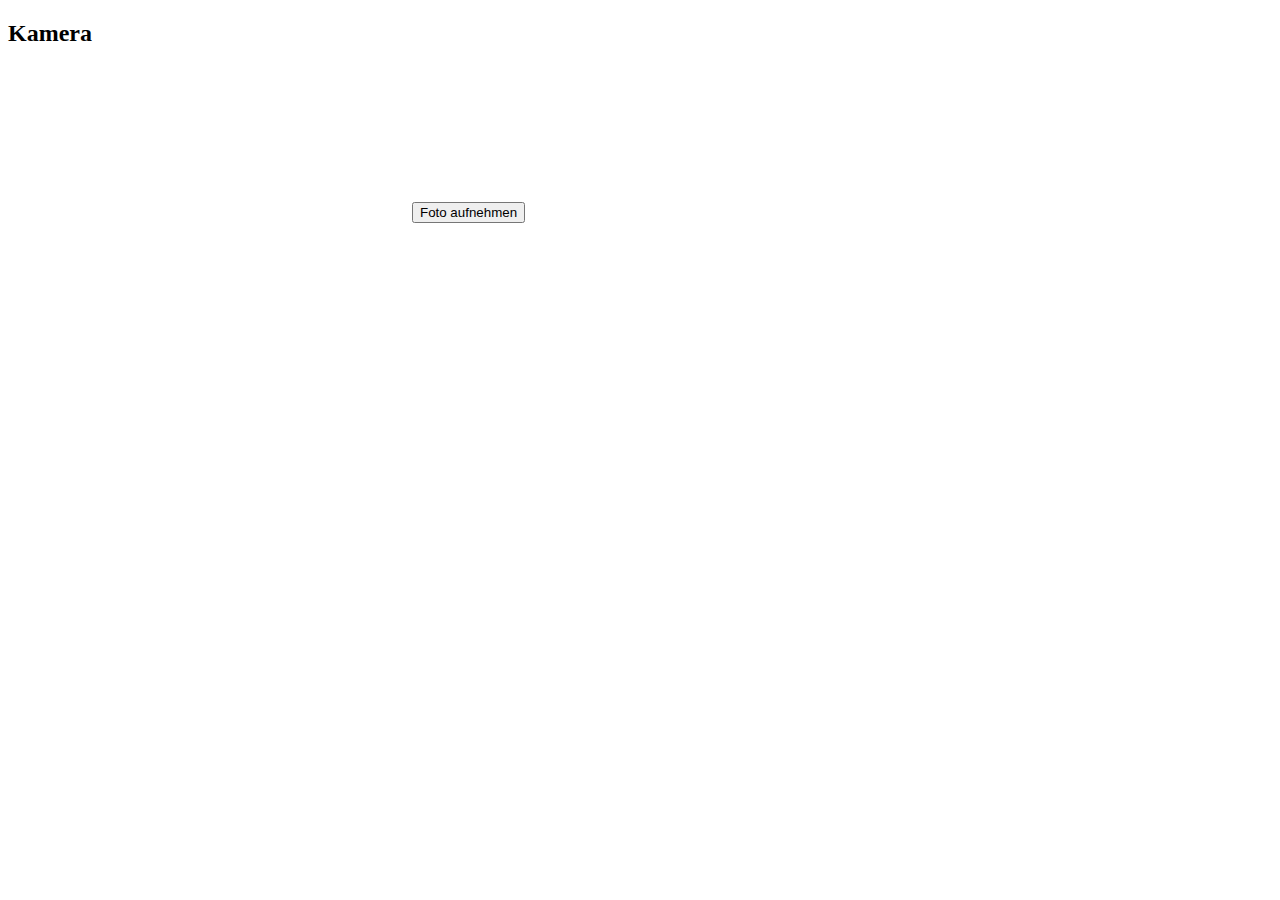
<file: Exercises/Hanna-und-Eve/index.html>
<!DOCTYPE html>
<html>
<body>
<h2>Kamera</h2>

<video id="video" autoplay playsinline width="400"></video>
<button id="captureBtn">Foto aufnehmen</button>
<canvas id="canvas" width="400" height="300" style="display:none;"></canvas>

<script>
// Kamera starten
navigator.mediaDevices.getUserMedia({ video: true })
    .then(stream => {
        document.getElementById("video").srcObject = stream;
    })
    .catch(err => console.error("Kamera Fehler:", err));

// Button-Event: nur hier wird das Bild aufgenommen und geschickt
document.getElementById("captureBtn").onclick = async function () {
    const video = document.getElementById("video");
    const canvas = document.getElementById("canvas");
    const ctx = canvas.getContext("2d");

    // Bild aufnehmen
    ctx.drawImage(video, 0, 0, canvas.width, canvas.height);
    const dataURL = canvas.toDataURL("image/png");

    // Bild an FastAPI schicken
    const response = await fetch("http://localhost:5000/website", {
        method: "POST",
        headers: { "Content-Type": "application/json" },
        body: JSON.stringify({ image: dataURL })
    });

    const result = await response.json();
    alert("Python sagt: " + result.message);
};
</script>

</body>
</html>
</file>
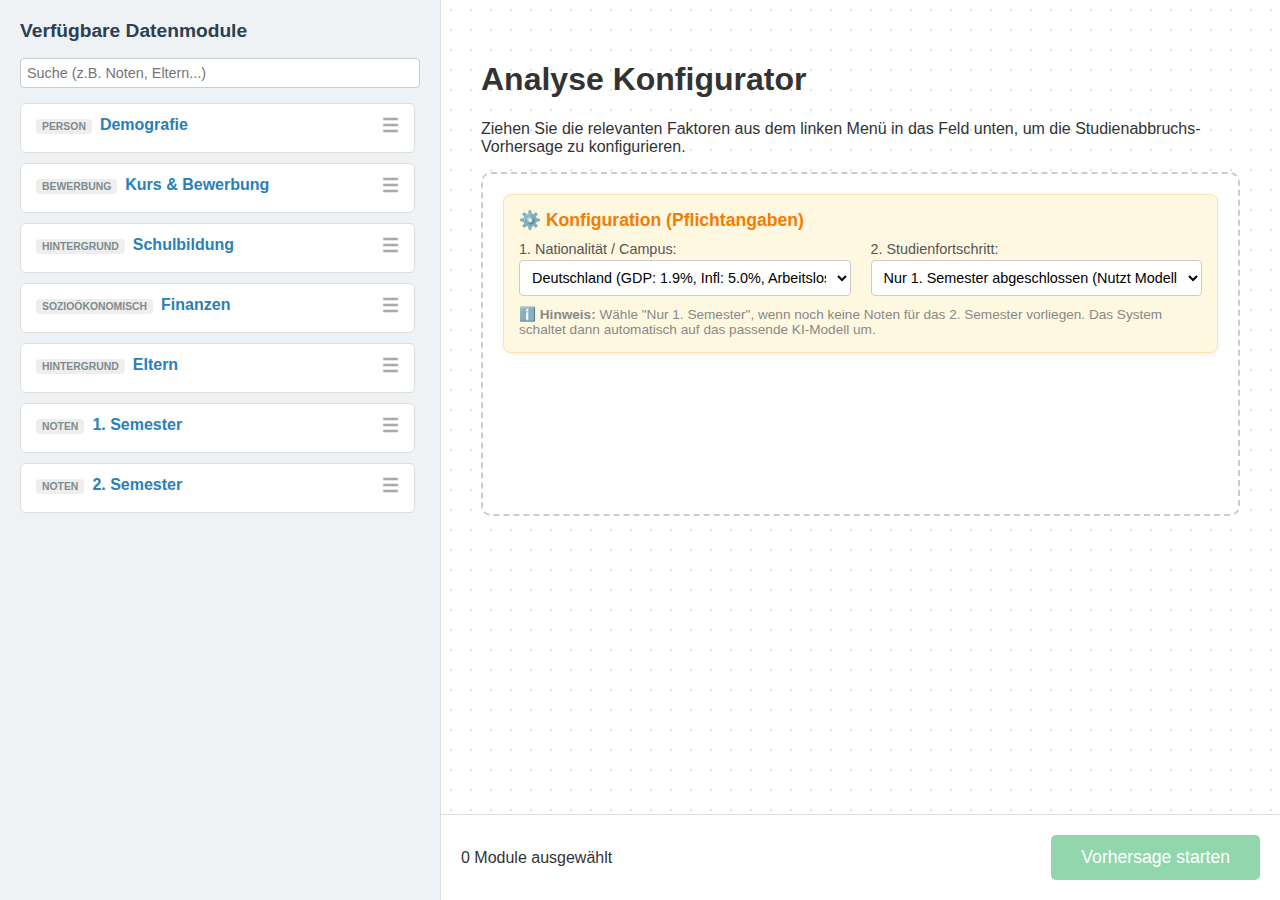
<file: Exercises/Tim_&_Clara_Project/2. Verison/templates/index.html>
<!DOCTYPE html>
<html lang="de">
  <head>
    <meta charset="UTF-8" />
    <meta name="viewport" content="width=device-width, initial-scale=1.0" />
    <title>Interaktive Vorhersage: Studienabbruch</title>
    <style>
      :root {
        --primary: #2980b9;
        --success: #27ae60;
        --bg-sidebar: #eef2f5;
        --bg-main: #ffffff;
        --border: #ddd;
      }

      body {
        font-family: "Segoe UI", Tahoma, Geneva, Verdana, sans-serif;
        margin: 0;
        height: 100vh;
        display: flex;
        overflow: hidden;
        color: #333;
      }

      /* --- LINKES MENÜ (Sidebar) --- */
      .sidebar {
        width: 400px; /* Etwas breiter für mehr Inhalt */
        background-color: var(--bg-sidebar);
        border-right: 1px solid var(--border);
        display: flex;
        flex-direction: column;
        padding: 20px;
        box-shadow: 2px 0 5px rgba(0, 0, 0, 0.05);
      }

      .sidebar h2 {
        font-size: 1.2rem;
        margin-top: 0;
        color: #2c3e50;
      }

      .features-container {
        flex: 1;
        overflow-y: auto;
        padding-right: 5px;
      }

      .search-box {
        margin-bottom: 15px;
      }
      .search-box input {
        width: 100%;
        padding: 10px;
        border: 1px solid #ccc;
        border-radius: 4px;
        box-sizing: border-box;
      }

      /* --- RECHTER BEREICH (Drop Zone) --- */
      .main-content {
        flex: 1;
        background-color: var(--bg-main);
        display: flex;
        flex-direction: column;
        position: relative;
      }
      /* --- NEU: PFLICHTFELD STYLE --- */
      .mandatory-section {
        grid-column: 1 / -1; /* Über die volle Breite im Grid */
        background-color: #fff8e1; /* Helles Gelb */
        border: 1px solid #ffe0b2; /* Dunklerer Rand */
        padding: 15px;
        border-radius: 8px;
        margin-bottom: 20px;
        box-shadow: 0 2px 5px rgba(0,0,0,0.05);
      }

      .mandatory-section h3 {
        margin-top: 0;
        color: #f57c00; /* Orange-Ton für Überschrift */
        font-size: 1.1em;
        margin-bottom: 10px;
      }

      .mandatory-row {
        display: flex;
        gap: 20px;
        align-items: flex-start;
      }

      .mandatory-col {
        flex: 1;
      }

      .drop-zone-container {
        flex: 1;
        overflow-y: auto;
        padding: 40px;
        background-image: radial-gradient(#e0e0e0 1px, transparent 1px);
        background-size: 20px 20px;
      }

      form {
        max-width: 900px;
        margin: 0 auto;
        min-height: 300px;
        border: 2px dashed #ccc;
        border-radius: 10px;
        padding: 20px;
        background: rgba(255, 255, 255, 0.9);
        transition: border-color 0.3s, background 0.3s;
        position: relative;
        display: grid;
        grid-template-columns: repeat(auto-fill, minmax(350px, 1fr));
        gap: 15px;
        align-content: start;
      }

      form.drag-over {
        border-color: var(--primary);
        background: #eaf4fb;
      }

      /* Platzhalter Text */
      .empty-message {
        grid-column: 1 / -1;
        text-align: center;
        color: #888;
        margin-top: 50px;
        pointer-events: none;
      }

      form:not(:empty) .empty-message {
        display: none;
      }

      /* --- DRAGGABLE CARDS --- */
      .feature-card {
        background: white;
        border: 1px solid var(--border);
        border-radius: 6px;
        margin-bottom: 10px;
        padding: 10px 15px;
        cursor: grab;
        transition: transform 0.2s, box-shadow 0.2s;
        display: flex;
        flex-direction: column;
        position: relative;
      }

      .feature-card:hover {
        box-shadow: 0 4px 8px rgba(0, 0, 0, 0.1);
        transform: translateY(-2px);
      }

      .feature-card:active {
        cursor: grabbing;
      }

      .card-header {
        display: flex;
        justify-content: space-between;
        align-items: center;
        font-weight: 600;
        color: var(--primary);
        margin-bottom: 5px;
      }

      .drag-icon {
        color: #aaa;
        font-size: 1.2em;
      }

      /* Inhalt verstecken, wenn in Sidebar */
      .sidebar .feature-content {
        display: none;
      }

      /* Inhalt anzeigen, wenn im Formular */
      form .feature-card {
        cursor: default;
        transform: none;
        box-shadow: 0 2px 5px rgba(0, 0, 0, 0.05);
        border-left: 5px solid var(--primary);
        margin-bottom: 0;
        height: fit-content;
      }

      form .feature-card:hover {
        transform: none;
      }

      form .feature-content {
        display: block;
        margin-top: 10px;
        padding-top: 10px;
        border-top: 1px solid #eee;
        animation: fadeIn 0.3s ease-in-out;
      }

      form .drag-icon {
        display: none;
      }

      /* Löschen Button */
      .remove-btn {
        display: none;
        color: #e74c3c;
        cursor: pointer;
        font-size: 1.2em;
        font-weight: bold;
      }

      form .remove-btn {
        display: block;
      }

      /* Inputs Styling */
      label {
        display: block;
        margin-bottom: 3px;
        margin-top: 8px;
        font-size: 0.9em;
        font-weight: 500;
        color: #555;
      }
      select,
      input[type="number"],
      input[type="text"] {
        width: 100%;
        padding: 6px;
        border: 1px solid #ccc;
        border-radius: 4px;
        box-sizing: border-box;
        font-size: 0.9em;
      }
      .radio-group {
        display: flex;
        gap: 15px;
        margin-top: 2px;
        font-size: 0.9em;
      }

      .input-row {
        display: flex;
        gap: 10px;
      }
      .input-row > div {
        flex: 1;
      }

      /* Footer Action Bar */
      .action-bar {
        padding: 20px;
        background: white;
        border-top: 1px solid #ddd;
        display: flex;
        justify-content: space-between;
        align-items: center;
      }

      button.submit-btn {
        padding: 12px 30px;
        background-color: var(--success);
        color: white;
        border: none;
        border-radius: 5px;
        font-size: 1.1em;
        cursor: pointer;
        opacity: 0.5;
        pointer-events: none;
        transition: 0.3s;
      }

      button.submit-btn.active {
        opacity: 1;
        pointer-events: auto;
      }

      @keyframes fadeIn {
        from {
          opacity: 0;
        }
        to {
          opacity: 1;
        }
      }

      .category-tag {
        font-size: 0.65em;
        text-transform: uppercase;
        color: #7f8c8d;
        background: #eee;
        padding: 2px 6px;
        border-radius: 4px;
        margin-right: 8px;
        vertical-align: middle;
      }
    </style>
  </head>
  <body>
    <aside class="sidebar">
      <h2>Verfügbare Datenmodule</h2>
      <div class="search-box">
        <input
          type="text"
          id="search"
          placeholder="Suche (z.B. Noten, Eltern...)"
          onkeyup="filterFeatures()"
        />
      </div>
        <div class="features-container" id="source-container"><div class="feature-card" draggable="true" id="card-demographics">
          <div class="card-header">
            <span><span class="category-tag">Person</span>Demografie</span>
            <span class="drag-icon">☰</span>
            <span class="remove-btn" onclick="removeFeature('card-demographics')">×</span>
          </div>
          <div class="feature-content">
            <div class="input-row">
              <div>
                <label>Alter (Immatrikulation)</label>
                <input type="number" name="age" value="18" min="16" max="80" />
              </div>
              <div>
                <label>Geschlecht</label>
                <select name="gender">
                  <option value="1">Männlich</option>
                  <option value="0">Weiblich</option>
                </select>
              </div>
            </div>

            <label>Familienstand</label>
            <select name="marital_status">
              <option value="1">Ledig (Single)</option>
              <option value="2">Verheiratet</option>
              <option value="4">Geschieden</option>
            </select>

            <div class="radio-group" style="margin-top: 10px">
              <label><input type="checkbox" name="international" value="1" /> Internationaler Student</label>
            </div>
            <div class="radio-group">
              <label><input type="checkbox" name="displaced" value="1" /> Umgezogen (Displaced)</label>
            </div>
          </div>
        </div>

        <div class="feature-card" draggable="true" id="card-application">
          <div class="card-header">
            <span
              ><span class="category-tag">Bewerbung</span>Kurs & Bewerbung</span
            >
            <span class="drag-icon">☰</span>
            <span class="remove-btn" onclick="removeFeature('card-application')"
              >×</span
            >
          </div>
          <div class="feature-content">
            <label>Studiengang</label>
            <select name="course">
              <option value="33">Biotreibstoff-Produktionstechnologien</option>
              <option value="171">Animation und Multimedia Design</option>
              <option value="8014">
                Soziale Arbeit (Abendstudium/Abendunterricht)
              </option>
              <option value="9070">Kommunikationsdesign</option>
              <option value="9085">
                Tiermedizinische Assistenz (oder Veterinärmedizinische Pflege)
              </option>
              <option value="9119">Informatik-Ingenieurwesen</option>
              <option value="9130">
                Pferdewirtschaft (oder Pferdezucht/Pferdehaltung)
              </option>
              <option value="9147">Management</option>
              <option value="9238">Sozialdienst</option>
              <option value="9254">Tourismus</option>
              <option value="9500">Pflege (oder Pflegewissenschaft)</option>
              <option value="9556">Mundhygiene (oder Dentalhygiene)</option>
              <option value="9670">Werbung & Marketing</option>
              <option value="9773">Journalismus</option>
              <option value="9853">Grundschullehramt</option>
              <option value="9991">
                Management (Abendstudium/Abendunterricht)
              </option>
            </select>

            <label>Bewerbungsmodus</label>
            <select name="application_mode">
              <option value="1">1. Phase - Allgemeines Kontingent</option>
              <option value="2">Verordnung Nr. 612/93</option>
              <option value="5">1. Phase - Sonderkontingent (Azoren)</option>
              <option value="7">Inhaber anderer Hochschulabschlüsse</option>
              <option value="10">Verordnung Nr. 854-B/99</option>
              <option value="15">Internationaler Student (Bachelor)</option>
              <option value="16">1. Phase - Sonderkontingent (Madeira)</option>
              <option value="17">2. Phase - Allgemeines Kontingent</option>
              <option value="18">3. Phase - Allgemeines Kontingent</option>
              <option value="26">
                Verordnung Nr. 533-A/99, Punkt b2 (Anderer Plan)
              </option>
              <option value="27">
                Verordnung Nr. 533-A/99, Punkt b3 (Andere Institution)
              </option>
              <option value="39">Über 23 Jahre alt</option>
              <option value="42">Transfer</option>
              <option value="43">Studiengangswechsel</option>
              <option value="44">
                Inhaber eines technologischen Spezialisierungsdiploms
              </option>
              <option value="51">
                Wechsel der Institution/des Studiengangs
              </option>
              <option value="53">Inhaber eines Kurzzeit-Diploms</option>
              <option value="57">
                Wechsel der Institution/des Studiengangs (International)
              </option>
            </select>

            <div class="input-row">
              <div>
                <label>Welche Wahl war deine Uni? (0 = erst Wahl - 9 besser als nichts)</label>
                <input
                  type="number"
                  name="application_order"
                  min="0"
                  max="9"
                  value="1"
                />
              </div>
              <div>
                <label>Zeitmodell d. Uni</label>
                <select name="daytime_evening">
                  <option value="1">Tag (Normal)</option>
                  <option value="0">Abendschule</option>
                </select>
              </div>
            </div>
          </div>
        </div>

        <div class="feature-card" draggable="true" id="card-background">
          <div class="card-header">
            <span
              ><span class="category-tag">Hintergrund</span>Schulbildung</span
            >
            <span class="drag-icon">☰</span>
            <span class="remove-btn" onclick="removeFeature('card-background')"
              >×</span
            >
          </div>
          <div class="feature-content">
            <label>Vorherige Qualifikation</label>
            <select name="previous_qualification">
              <option value="1">Sekundarstufe</option>
              <option value="2">Hochschulbildung - Bachelor</option>
              <option value="3">Hochschulbildung - Abschluss (Degree)</option>
              <option value="4">Hochschulbildung - Master</option>
              <option value="5">Hochschulbildung - Doktorat</option>
              <option value="6">Besuch einer Hochschule</option>
              <option value="9">12. Schuljahr - nicht abgeschlossen</option>
              <option value="10">11. Schuljahr - nicht abgeschlossen</option>
              <option value="12">Sonstige - 11. Schuljahr</option>
              <option value="14">10. Schuljahr</option>
              <option value="15">10. Schuljahr - nicht abgeschlossen</option>
              <option value="19">
                Basisbildung 3. Zyklus (9./10./11. Jahr) oder Äquiv.
              </option>
              <option value="38">
                Basisbildung 2. Zyklus (6./7./8. Jahr) oder Äquiv.
              </option>
              <option value="39">Technologischer Spezialisierungskurs</option>
              <option value="40">
                Hochschulbildung - Abschluss (1. Zyklus)
              </option>
              <option value="42">
                Berufsbildender höherer technischer Kurs
              </option>
              <option value="43">Hochschulbildung - Master (2. Zyklus)</option>
            </select>

            <div class="input-row">
              <div>
                <label>Note Vorqualifikation (1.0-6.0)</label>
                <input
                  type="number"
                  name="previous_qualification_grade"
                  value="2.5"
                  min="1.0"
                  max="6.0"
                  step="0.1"
                />
              </div>
              <div>
                <label>Zulassungsnote (1.0-6.0)</label>
                <input type="number" name="admission_grade" value="2.5" min="1.0" max="6.0" step="0.1" />
              </div>
            </div>
          </div>
        </div>

        <div class="feature-card" draggable="true" id="card-financial">
          <div class="card-header">
            <span
              ><span class="category-tag">Sozioökonomisch</span>Finanzen</span
            >
            <span class="drag-icon">☰</span>
            <span class="remove-btn" onclick="removeFeature('card-financial')"
              >×</span
            >
          </div>
          <div class="feature-content">
            <div class="radio-group" style="margin-bottom: 8px">
              <label style="margin: 0">Stipendiat?</label>
              <input type="radio" name="scholarship" value="1" /> Ja
              <input type="radio" name="scholarship" value="0" checked /> Nein
            </div>
            <div class="radio-group" style="margin-bottom: 8px">
              <label style="margin: 0">Studiengebühren bezahlt?</label>
              <input type="radio" name="tuition_fees" value="1" checked /> Ja
              <input type="radio" name="tuition_fees" value="0" /> Nein
            </div>
            <div class="radio-group">
              <label style="margin: 0">Schulden beim Institut?</label>
              <input type="radio" name="debtor" value="1" /> Ja
              <input type="radio" name="debtor" value="0" checked /> Nein
            </div>
          </div>
        </div>

        <div class="feature-card" draggable="true" id="card-parents">
          <div class="card-header">
            <span><span class="category-tag">Hintergrund</span>Eltern</span>
            <span class="drag-icon">☰</span>
            <span class="remove-btn" onclick="removeFeature('card-parents')"
              >×</span
            >
          </div>
          <div class="feature-content">
            <label><strong>Mutter</strong></label>
            <div class="input-row">
              <div>
                <label>Ausbildung</label>
                <select name="mother_qualification">
                  <option value="1">
                    Sekundarstufe - 12. Jahr oder Äquivalent
                  </option>
                  <option value="1">Abitur/Matura</option>
                  <option value="2">Hochschule - Bachelor</option>
                  <option value="3">Hochschule - Abschluss</option>
                  <option value="4">Hochschule - Master</option>
                  <option value="5">Hochschule - Doktorat</option>
                  <option value="6">Hochschulbesuchshäufigkeit</option>
                  <option value="9">12.Schuljahr nicht abgeschlossen</option>
                  <option value="10">11.Schuljahr nicht abgeschlossen</option>
                  <option value="11">7.Schuljahr</option>
                  <option value="12">Sonstiges - 11.Schuljahr</option>
                  <option value="14">Realschulabschluss</option>
                  <option value="18">Allgemeinre Handelskurs</option>
                  <option value="22">Technisch-beruflicher Kurs</option>
                  <option value="26">7.Schuljahr</option>
                  <option value="27">
                    2. Zyklus des allgemeinen Gymnasiualkurses
                  </option>
                  <option value="29">9.Schuljahr - nicht abgeschlossen</option>
                  <option value="30">8.Schuljahr</option>
                  <option value="37">
                    Basisbildung 1. Zyklus (4./5. Jahr)
                  </option>
                  <option value="38">
                    Basisbildung 2. Zyklus (6./7./8. Jahr)
                  </option>
                  <option value="19">
                    Basisbildung 3. Zyklus (9.-11. Jahr)
                  </option>
                  <option value="39">
                    Kurs zur technologischen Spezialisierung
                  </option>
                  <option value="40">
                    Hochschulbildung - Bachelor (1.Zyklus)
                  </option>
                  <option value="43">
                    Hochschulbildung - Master (2.Zyklus)
                  </option>
                  <option value="44">
                    Hochschulbildung - Doktorant (3.Zyklus)
                  </option>
                  <option value="41">Spezialisierter Hochschulkurs</option>
                  <option value="42">
                    Beruflicher höherer technischer Kurs
                  </option>
                  <option value="35">Kann weder lesen noch schreiben</option>
                  <option value="34">Unbekannt</option>
                </select>
              </div>
              <div>
                <label>Beruf</label>
                <select name="mother_occupation">
                  <option value="0">Studierende</option>
                  <option value="1">
                    Vertreter der Legislative und Exekutive, Direktoren,
                    Geschäftsführer und leitende Manager
                  </option>
                  <option value="2">
                    Spezialisten für intellektuelle und wissenschaftliche
                    Tätigkeiten
                  </option>
                  <option value="3">
                    Fachkräfte und Berufe auf mittlerer Ebene (Intermediate
                    Level Technicians)
                  </option>
                  <option value="4">
                    Verwaltungsangestellte (Administrative staff)
                  </option>
                  <option value="5">
                    Dienstleistungspersonal, Sicherheitskräfte und Verkäufer
                  </option>
                  <option value="6">
                    Landwirte und Facharbeiter in Landwirtschaft, Fischerei und
                    Forstwirtschaft
                  </option>
                  <option value="7">
                    Facharbeiter in Industrie, Bauwesen und Handwerk
                  </option>
                  <option value="8">
                    Anlagen- und Maschinenbediener sowie Montagearbeiter
                  </option>
                  <option value="9">Ungelernte Arbeitskräfte</option>
                  <option value="10">
                    Berufe bei den Streitkräften (Armed Forces Professions)
                  </option>
                  <option value="90">Sonstige Situation</option>
                  <option value="122">Gesunheitsfachkräfte</option>
                  <option value="123">Lehrer/Pädagogen</option>
                  <option value="125">
                    Spezialisten für Informations- und
                    Kommunikationstechnologien (IKT)
                  </option>
                  <option value="131">
                    Techniker und Berufe auf mittlerer Ebene in Wissenschaft und
                    Ingenieurwesen
                  </option>
                  <option value="132">
                    Techniker und Berufe auf mittlerer Ebene im Gesundheitswesen
                  </option>
                  <option value="134">
                    Techniker auf mittlerer Ebene in Rechts-, Sozial-, Sport-,
                    Kultur- und ähnlichen Dienstleistungen
                  </option>
                  <option value="141">
                    Büroangestellte, Sekretäre und Datenerfassungsoperatoren
                  </option>
                  <option value="143">
                    Bediener in der Datenverarbeitung, Buchhaltung, Statistik,
                    Finanzdienstleistungen und Registratur
                  </option>
                  <option value="144">
                    Sonstiges administratives Unterstützungspersonal
                  </option>
                  <option value="151">Dienstleistungspersonal</option>
                  <option value="152">Verkäufer</option>
                  <option value="153">
                    Pflegekräfte und ähnliche Berufe in der Körperpflege
                  </option>
                  <option value="171">
                    Qualifizierte Bauarbeiter und dergleichen, außer Elektrikern
                  </option>
                  <option value="173">
                    Qualifizierte Arbeiter in Druckereien,
                    Präzisionsinstrumentenbau, Juweliere, Handwerker und
                    dergleichen
                  </option>
                  <option value="175">
                    Arbeiter in der Lebensmittelverarbeitung, Holzverarbeitung,
                    Bekleidungs- und anderen Industrien und im Handwerk
                  </option>
                  <option value="191">Reinigungskräfte</option>
                  <option value="192">
                    Ungelernte Arbeitskräfte in Landwirtschaft, Tierproduktion,
                    Fischerei und Forstwirtschaft
                  </option>
                  <option value="193">
                    Ungelernte Arbeitskräfte in der Gewinnungsindustrie, im
                    Bauwesen, im verarbeitenden Gewerbe und im Transportwesen
                  </option>
                  <option value="194">
                    Assistenten bei der Essenszubereitung (Küchenhilfen)
                  </option>
                  <option value="99">Keine Angabe</option>
                </select>
              </div>
            </div>

            <label style="margin-top: 10px"><strong>Vater</strong></label>
            <div class="input-row">
              <div>
                <label>Ausbildung</label>
                <select name="father_qualification">
                  <option value="1">
                    Sekundarbildung – 12. Schuljahr oder Äquivalent
                  </option>
                  <option value="2">Höhere Bildung – Bachelor-Abschluss</option>
                  <option value="3">
                    Höhere Bildung – Diplom/Akademischer Grad (Lizenziat)
                  </option>
                  <option value="4">Höhere Bildung – Master</option>
                  <option value="5">Höhere Bildung – Doktorat/Promotion</option>
                  <option value="6">
                    Häufigkeit der Hochschulbildung (Besuchshäufigkeit)
                  </option>
                  <option value="9">12. Schuljahr – Nicht abgeschlossen</option>
                  <option value="10">
                    11. Schuljahr – Nicht abgeschlossen
                  </option>
                  <option value="11">7. Schuljahr (Altes System)</option>
                  <option value="12">Sonstiges – 11. Schuljahr</option>
                  <option value="13">
                    2. Jahr des ergänzenden Gymnasialkurses
                  </option>
                  <option value="14">10. Schuljahr</option>
                  <option value="18">Allgemeiner Handelskurs</option>
                  <option value="19">
                    Grundbildung 3. Zyklus (9./10./11. Jahr) oder Äquivalent
                  </option>
                  <option value="20">Ergänzender Gymnasialkurs</option>
                  <option value="22">Technisch-beruflicher Kurs</option>
                  <option value="25">
                    Ergänzender Gymnasialkurs – Nicht abgeschlossen
                  </option>
                  <option value="26">7. Schuljahr</option>
                  <option value="27">
                    2. Zyklus des allgemeinen Gymnasialkurses
                  </option>
                  <option value="29">9. Schuljahr – Nicht abgeschlossen</option>
                  <option value="30">8. Schuljahr</option>
                  <option value="31">
                    Allgemeiner Kurs für Verwaltung und Handel
                  </option>
                  <option value="33">
                    Ergänzende Buchhaltung und Verwaltung
                  </option>
                  <option value="34">Unbekannt</option>
                  <option value="35">
                    Kann nicht lesen oder schreiben (Analphabet)
                  </option>
                  <option value="36">
                    Kann lesen, ohne das 4. Schuljahr abgeschlossen zu haben
                  </option>
                  <option value="37">
                    Grundbildung 1. Zyklus (4./5. Jahr) oder Äquivalent
                  </option>
                  <option value="38">
                    Grundbildung 2. Zyklus (6./7./8. Jahr) oder Äquivalent
                  </option>
                  <option value="39">
                    Kurs zur technologischen Spezialisierung
                  </option>
                  <option value="40">
                    Höhere Bildung – Akademischer Grad (1. Zyklus, z.B.
                    Bachelor)
                  </option>
                  <option value="41">Spezialisierter Hochschulkurs</option>
                  <option value="42">
                    Beruflicher höherer technischer Kurs
                  </option>
                  <option value="43">
                    Höhere Bildung – Master (2. Zyklus)
                  </option>
                  <option value="44">
                    Höhere Bildung – Doktorat/Promotion (3. Zyklus)
                  </option>
                </select>
              </div>
              <div>
                <label>Beruf</label>
                <select name="father_occupation">
                  <option value="" disabled selected>
                    Bitte Beruf des Vaters wählen
                  </option>
                  <option value="0">Studierende</option>
                  <option value="1">
                    Vertreter der Legislative und Exekutive, Direktoren,
                    Geschäftsführer und leitende Manager
                  </option>
                  <option value="2">
                    Spezialisten für intellektuelle und wissenschaftliche
                    Tätigkeiten
                  </option>
                  <option value="3">
                    Fachkräfte und Berufe auf mittlerer Ebene
                  </option>
                  <option value="4">Verwaltungsangestellte</option>
                  <option value="5">
                    Dienstleistungspersonal, Sicherheitskräfte und Verkäufer
                  </option>
                  <option value="6">
                    Landwirte und Facharbeiter in Landwirtschaft, Fischerei und
                    Forstwirtschaft
                  </option>
                  <option value="7">
                    Facharbeiter in Industrie, Bauwesen und Handwerk
                  </option>
                  <option value="8">
                    Anlagen- und Maschinenbediener sowie Montagearbeiter
                  </option>
                  <option value="9">Ungelernte Arbeitskräfte</option>
                  <option value="10">Berufe bei den Streitkräften</option>
                  <option value="90">Sonstige Situation</option>
                  <option value="99">(Leer/Nicht angegeben)</option>
                  <option value="101">Offiziere der Streitkräfte</option>
                  <option value="102">Unteroffiziere der Streitkräfte</option>
                  <option value="103">
                    Sonstiges Personal der Streitkräfte
                  </option>
                  <option value="112">
                    Direktoren von Verwaltungs- und kaufmännischen
                    Dienstleistungen
                  </option>
                  <option value="114">
                    Direktoren in Hotel, Gastronomie, Handel und sonstigen
                    Dienstleistungen
                  </option>
                  <option value="121">
                    Spezialisten in Naturwissenschaften, Mathematik,
                    Ingenieurwesen und verwandten Bereichen
                  </option>
                  <option value="122">Gesundheitsfachkräfte</option>
                  <option value="123">Lehrer/Pädagogen</option>
                  <option value="124">
                    Spezialisten für Finanzen, Rechnungswesen,
                    Verwaltungsorganisation, Öffentlichkeitsarbeit und
                    Geschäftsbeziehungen
                  </option>
                  <option value="131">
                    Techniker und Berufe auf mittlerer Ebene in Wissenschaft und
                    Ingenieurwesen
                  </option>
                  <option value="132">
                    Techniker und Berufe auf mittlerer Ebene im Gesundheitswesen
                  </option>
                  <option value="134">
                    Techniker auf mittlerer Ebene in Rechts-, Sozial-, Sport-,
                    Kultur- und ähnlichen Dienstleistungen
                  </option>
                  <option value="135">
                    Informations- und Kommunikationstechnologie-Techniker
                  </option>
                  <option value="141">
                    Büroangestellte, Sekretäre und Datenerfassungsoperatoren
                  </option>
                  <option value="143">
                    Bediener in der Datenverarbeitung, Buchhaltung, Statistik,
                    Finanzdienstleistungen und Registratur
                  </option>
                  <option value="144">
                    Sonstiges administratives Unterstützungspersonal
                  </option>
                  <option value="151">Dienstleistungspersonal</option>
                  <option value="152">Verkäufer</option>
                  <option value="153">
                    Pflegekräfte und ähnliche Berufe in der Körperpflege
                  </option>
                  <option value="154">
                    Personal für Schutz- und Sicherheitsdienste
                  </option>
                  <option value="161">
                    Marktorientierte Landwirte und qualifizierte Arbeitskräfte
                    in der Agrar- und Tierproduktion
                  </option>
                  <option value="163">
                    Landwirte, Viehzüchter, Fischer, Jäger und Sammler zur
                    Subsistenzwirtschaft (Selbstversorgung)
                  </option>
                  <option value="171">
                    Qualifizierte Bauarbeiter und dergleichen, außer Elektrikern
                  </option>
                  <option value="172">
                    Qualifizierte Arbeiter in Metallurgie, Metallverarbeitung
                    und ähnlichem
                  </option>
                  <option value="174">
                    Qualifizierte Arbeiter in Elektrizität und Elektronik
                  </option>
                  <option value="175">
                    Arbeiter in Lebensmittelverarbeitung, Holzverarbeitung,
                    Bekleidung und anderen Industrien/im Handwerk
                  </option>
                  <option value="181">
                    Bediener von stationären Anlagen und Maschinen
                  </option>
                  <option value="182">Montagearbeiter</option>
                  <option value="183">
                    Fahrer von Fahrzeugen und mobilen Geräten
                  </option>
                  <option value="192">
                    Ungelernte Arbeitskräfte in Landwirtschaft, Tierproduktion,
                    Fischerei und Forstwirtschaft
                  </option>
                  <option value="193">
                    Ungelernte Arbeitskräfte in der Gewinnungsindustrie, im
                    Bauwesen, im verarbeitenden Gewerbe und im Transportwesen
                  </option>
                  <option value="194">
                    Assistenten bei der Essenszubereitung (Küchenhilfen)
                  </option>
                  <option value="195">
                    Straßenverkäufer (außer Lebensmittel) und Anbieter von
                    Straßendienstleistungen
                  </option>
                </select>
              </div>
            </div>
          </div>
        </div>

        <div class="feature-card" draggable="true" id="card-sem1">
          <div class="card-header">
            <span><span class="category-tag">Noten</span>1. Semester</span>
            <span class="drag-icon">☰</span>
            <span class="remove-btn" onclick="removeFeature('card-sem1')"
              >×</span
            >
          </div>
          <div class="feature-content">
            <div class="input-row">
              <div>
                <label>Anzahl der Kurse</label>
                <input type="number" name="cur_1_enrolled" value="6" />
              </div>
              <div>
                <label>Anzahl der Bewerteten Module</label>
                <input type="number" name="cur_1_evaluations" value="6" />
              </div>
            </div>
            <div class="input-row">
              <div>
                <label>Anzahl bestandene Kurse</label>
                <input type="number" name="cur_1_approved" value="5" />
              </div>
              <div>
                <label>Tatsächline Note (Ø)</label>
                <input
                  type="number"
                  name="cur_1_grade"
                  value="2.5"
                  step="0.1"
                  max="6"
                />
              </div>
            </div>
            <div class="input-row">
              <div>
                <label>Anzahl anerkannten Kurse</label>
                <input type="number" name="cur_1_credited" value="5" />
              </div>
              <div>
                <label>Anzahl der nicht Bewerteten Module</label>
                <input type="number" name="cur_1_without_eval" value="0" />
              </div>
            </div>
          </div>
        </div>

        <div class="feature-card" draggable="true" id="card-sem2">
          <div class="card-header">
            <span><span class="category-tag">Noten</span>2. Semester</span>
            <span class="drag-icon">☰</span>
            <span class="remove-btn" onclick="removeFeature('card-sem2')"
              >×</span
            >
          </div>
          <div class="feature-content">
            <div class="input-row">
              <div>
                <label>Anzahl der Kurse</label>
                <input type="number" name="cur_2_enrolled" value="6" />
              </div>
              <div>
                <label>Anzahl der gewerteten Kurse</label>
                <input type="number" name="cur_2_evaluations" value="6" />
              </div>
            </div>
            <div class="input-row">
              <div>
                <label>Anzahl bestandene Kurse</label>
                <input type="number" name="cur_2_approved" value="5" />
              </div>
              <div>
                <label>Endnote (Ø)</label>
                <input
                  type="number"
                  name="cur_2_grade"
                  value="2.5"
                  step="0.1"
                  max="6"
                />
              </div>
            </div>
            <div class="input-row">
              <div>
                <label>Anzahl anerkannten Kurse</label>
                <input type="number" name="cur_2_credited" value="0" />
              </div>
              <div>
                <label>Anzahl nicht anerkannten Kurse</label>
                <input type="number" name="cur_2_without_eval" value="0" />
              </div>
            </div>
          </div>
        </div>
      </div>
    </aside>

    <main class="main-content">
      <div class="drop-zone-container">
        <h1>Analyse Konfigurator</h1>
        <p>
          Ziehen Sie die relevanten Faktoren aus dem linken Menü in das Feld
          unten, um die Studienabbruchs-Vorhersage zu konfigurieren.
        </p>

        <form id="prediction-form" action="/predict" method="POST" ondrop="drop(event)" ondragover="allowDrop(event)">
            
            <div class="mandatory-section">
                <h3>⚙️ Konfiguration (Pflichtangaben)</h3>
                
                <div class="mandatory-row">
                    <div class="mandatory-col">
                        <label style="margin-top:0">1. Nationalität / Campus:</label>
                        <select name="user_nationality" style="width: 100%; padding: 8px; background: white;">
                            <option value="DE">Deutschland (GDP: 1.9%, Infl: 5.0%, Arbeitslosenquote: 6,4%)</option>
                            <option value="USA">USA (GDP: 2.5%, Infl: 3.5%, Arbeitslosenquote: 4,2%)</option>
                            <option value="PT">Portugal (Standard)</option>
                        </select>
                    </div>

                    <div class="mandatory-col">
                        <label style="margin-top:0">2. Studienfortschritt:</label>
                        <select name="semester_progress" style="width: 100%; padding: 8px; background: white;">
                            <option value="1">Nur 1. Semester abgeschlossen (Nutzt Modell V2)</option>
                            <option value="2">1. und 2. Semester abgeschlossen (Nutzt Modell V1)</option>
                        </select>
                    </div>
                </div>
                <p style="font-size: 0.85em; color: #888; margin-bottom: 0; margin-top: 10px;">
                    ℹ️ <strong>Hinweis:</strong> Wähle "Nur 1. Semester", wenn noch keine Noten für das 2. Semester vorliegen. Das System schaltet dann automatisch auf das passende KI-Modell um.
                </p>
            </div>
            <div class="empty-message">
                Hier Datenmodule ablegen<br />
                <span style="font-size: 2em; opacity: 0.5">+</span>
            </div>

        </form>
      </div>

      <div class="action-bar">
        <span id="status-text">0 Module ausgewählt</span>
        <button
          type="submit"
          form="prediction-form"
          class="submit-btn"
          id="submit-btn"
        >
          Vorhersage starten
        </button>
      </div>
    </main>

    <script>
      const draggables = document.querySelectorAll(".feature-card");
      const containers = document.querySelectorAll(".features-container");
      const form = document.getElementById("prediction-form");
      const sourceContainer = document.getElementById("source-container");
      const submitBtn = document.getElementById("submit-btn");
      const statusText = document.getElementById("status-text");

      // Drag Start Event für alle Karten
      draggables.forEach((draggable) => {
        draggable.addEventListener("dragstart", (e) => {
          e.dataTransfer.setData("text/plain", draggable.id);
          draggable.classList.add("dragging");
        });

        draggable.addEventListener("dragend", () => {
          draggable.classList.remove("dragging");
        });
      });

      function allowDrop(e) {
        e.preventDefault();
        form.classList.add("drag-over");
      }

      // Drop Event Handler
      function drop(e) {
        e.preventDefault();
        form.classList.remove("drag-over");

        const id = e.dataTransfer.getData("text/plain");
        const draggable = document.getElementById(id);

        // Nur wenn das Element existiert
        if (draggable) {
          form.appendChild(draggable); // Element physisch in das Formular verschieben
          updateUIState();
        }
      }

      // Feature zurück in die Sidebar schieben
      function removeFeature(id) {
        const item = document.getElementById(id);
        if (item) {
          sourceContainer.appendChild(item); // Zurückschieben
          updateUIState();
        }
      }

      // UI Status (Button und Zähler) aktualisieren
      function updateUIState() {
        const count = form.querySelectorAll(".feature-card").length;
        statusText.textContent = `${count} Modul${
          count !== 1 ? "e" : ""
        } ausgewählt`;

        if (count > 0) {
          submitBtn.classList.add("active");
        } else {
          submitBtn.classList.remove("active");
        }
      }

      // Suche in der Sidebar
      function filterFeatures() {
        const input = document.getElementById("search");
        const filter = input.value.toLowerCase();
        const nodes = sourceContainer.getElementsByClassName("feature-card");

        for (let i = 0; i < nodes.length; i++) {
          let txtValue = nodes[i].textContent || nodes[i].innerText;
          if (txtValue.toLowerCase().indexOf(filter) > -1) {
            nodes[i].style.display = "";
          } else {
            nodes[i].style.display = "none";
          }
        }
      }

      form.addEventListener("dragleave", (e) => {
        if (e.relatedTarget && !form.contains(e.relatedTarget)) {
          form.classList.remove("drag-over");
        }
      });
    </script>
  </body>
</html>
</file>
